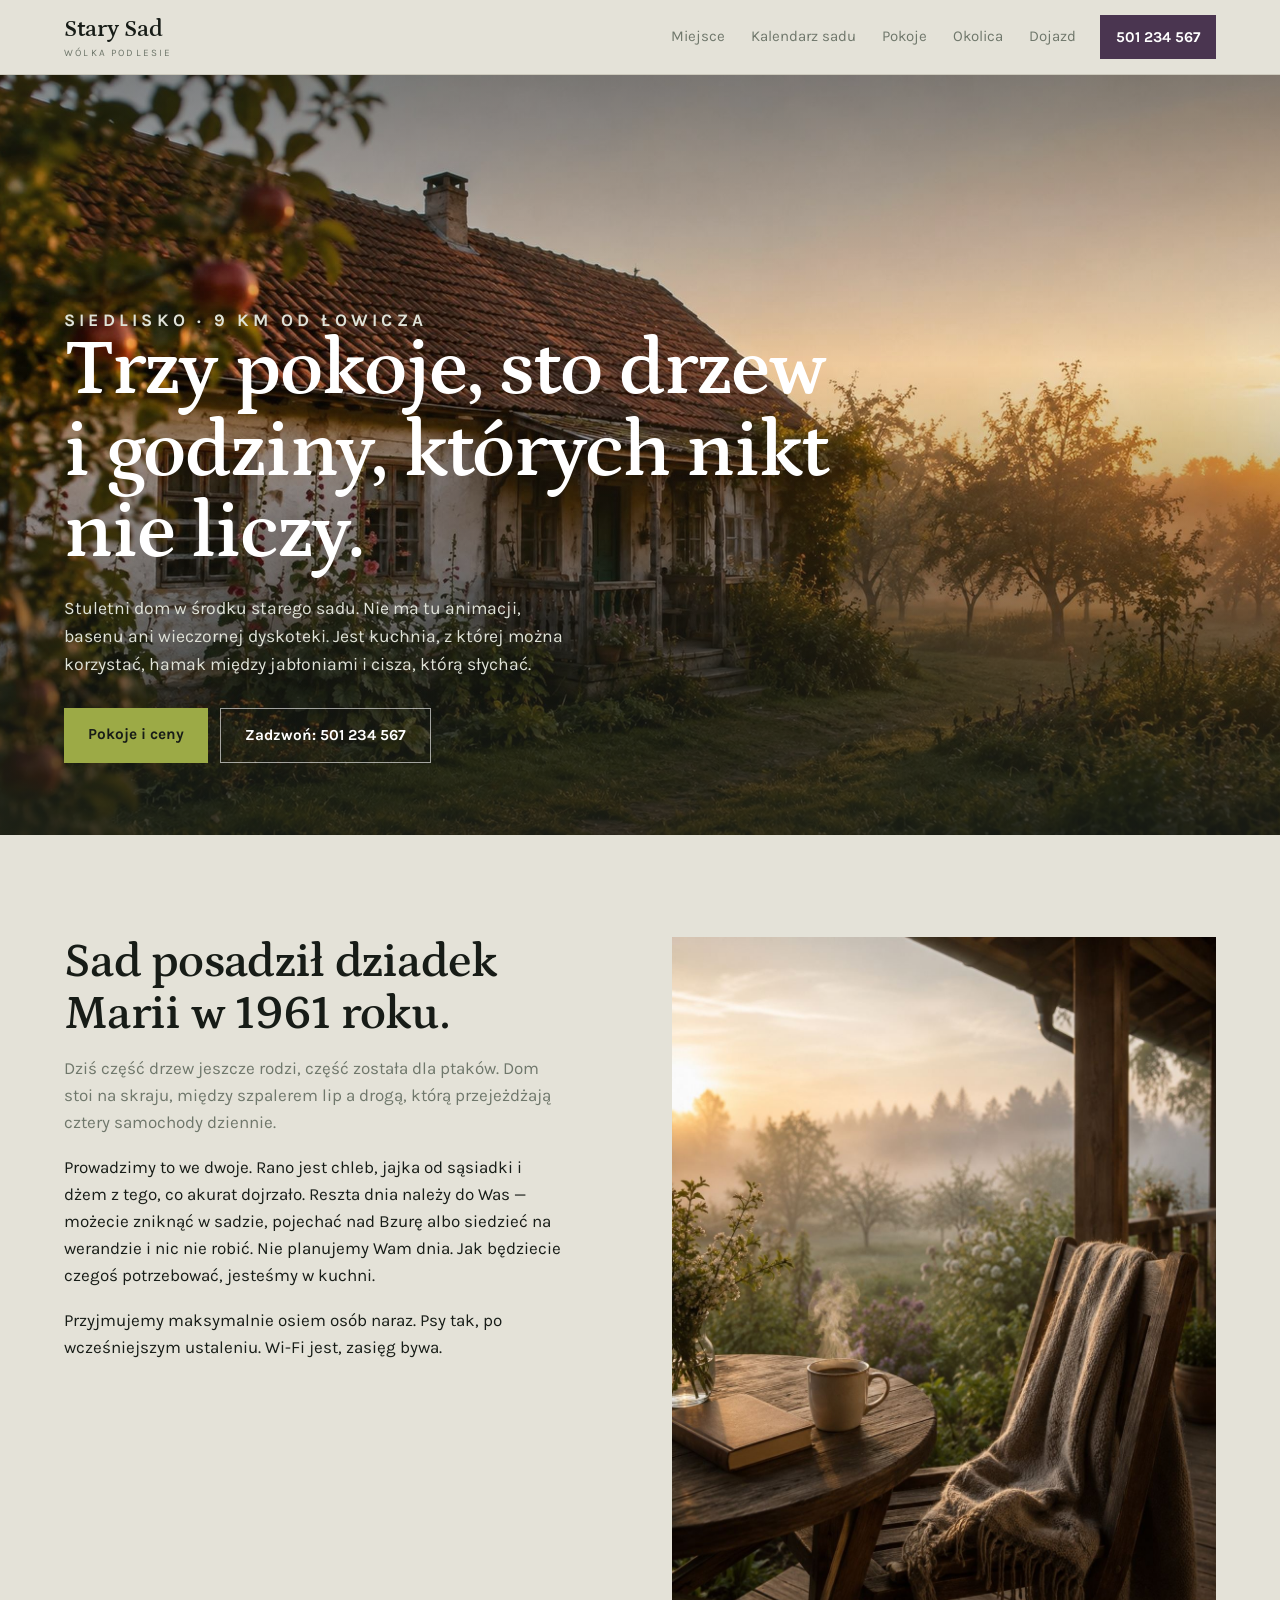
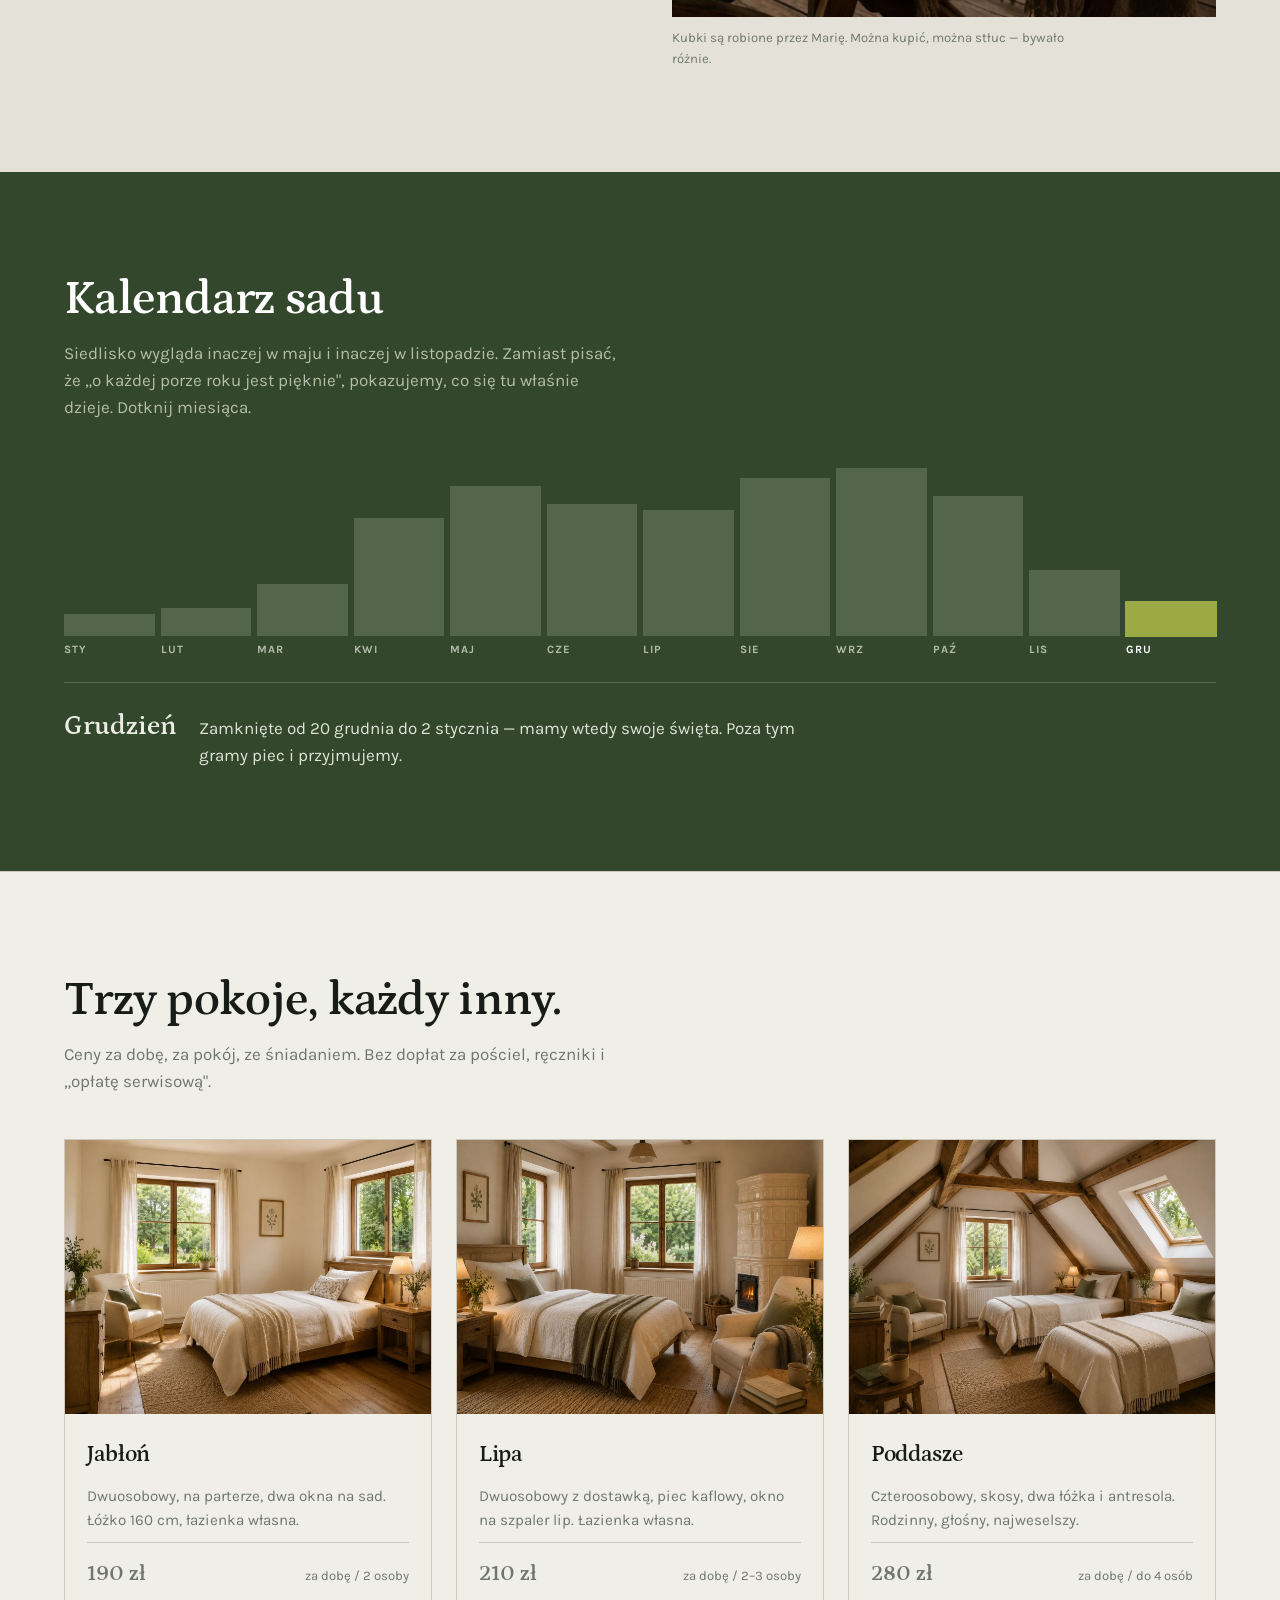
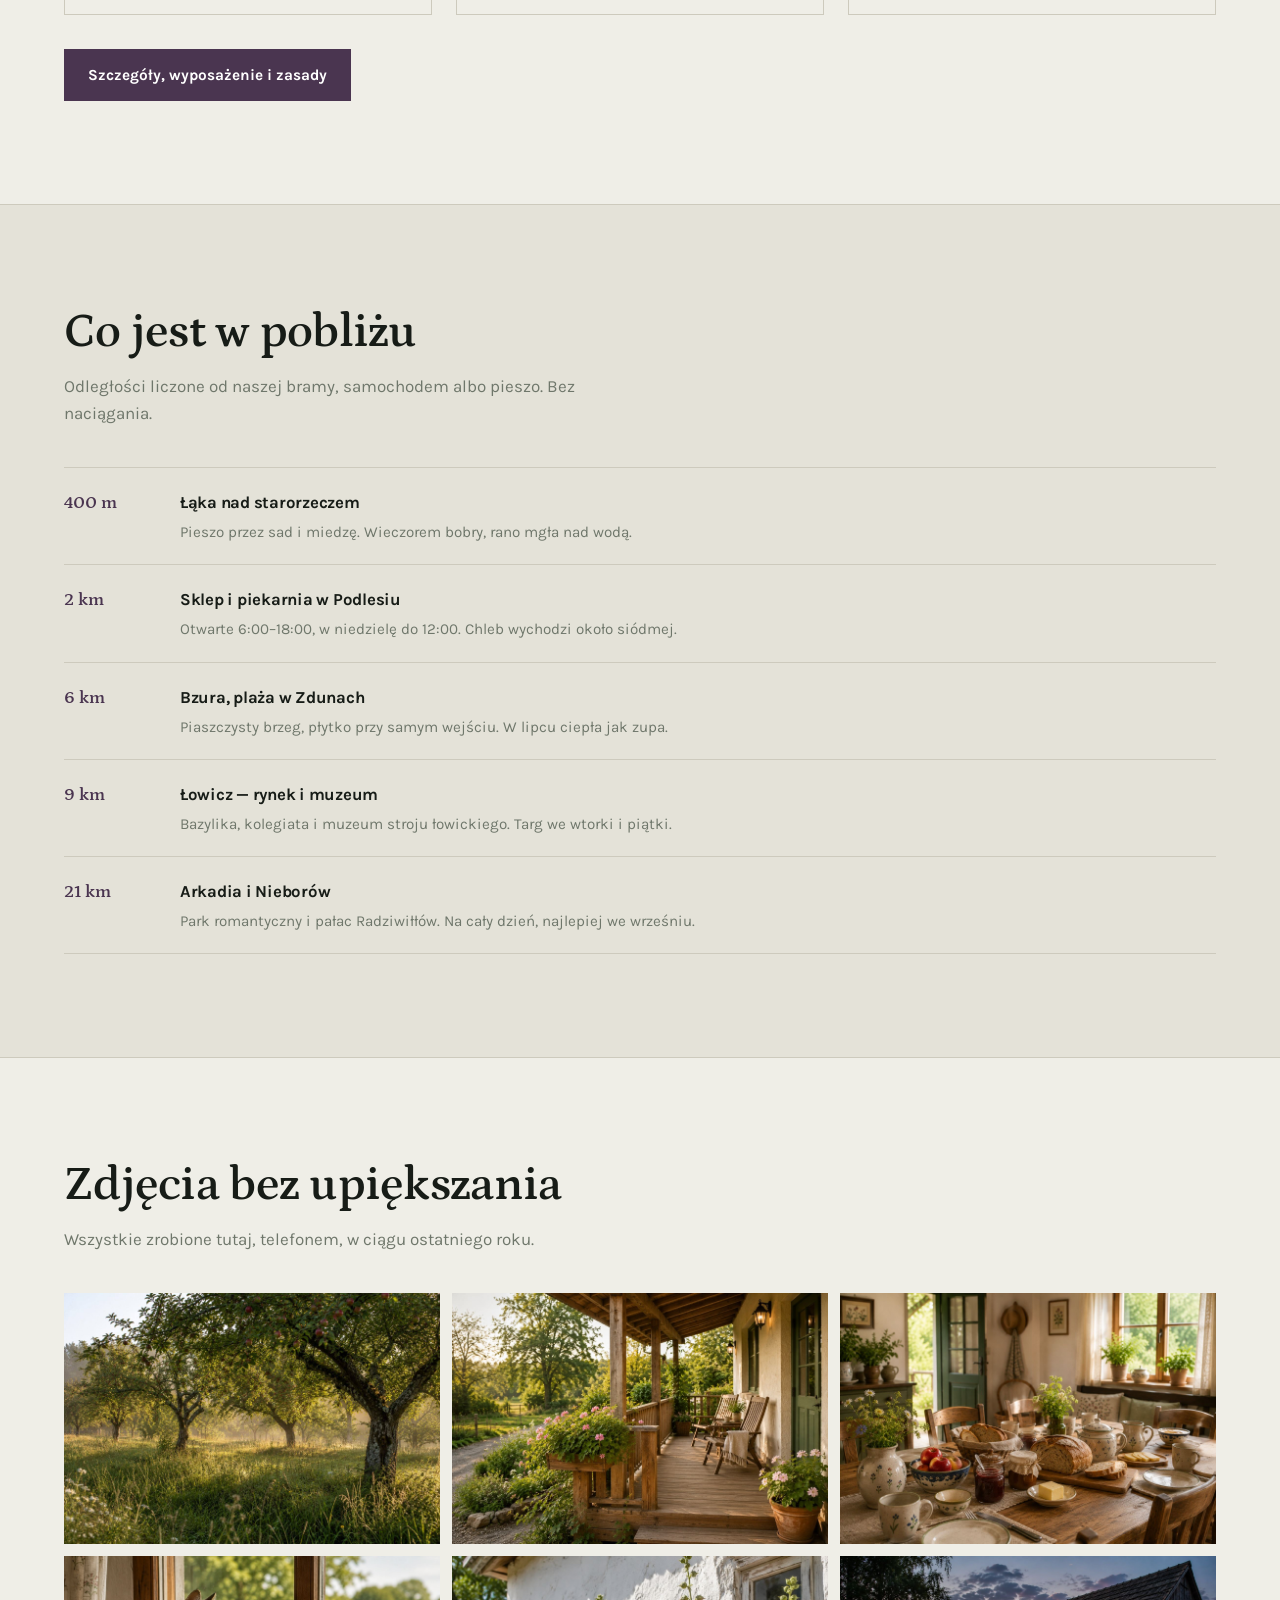
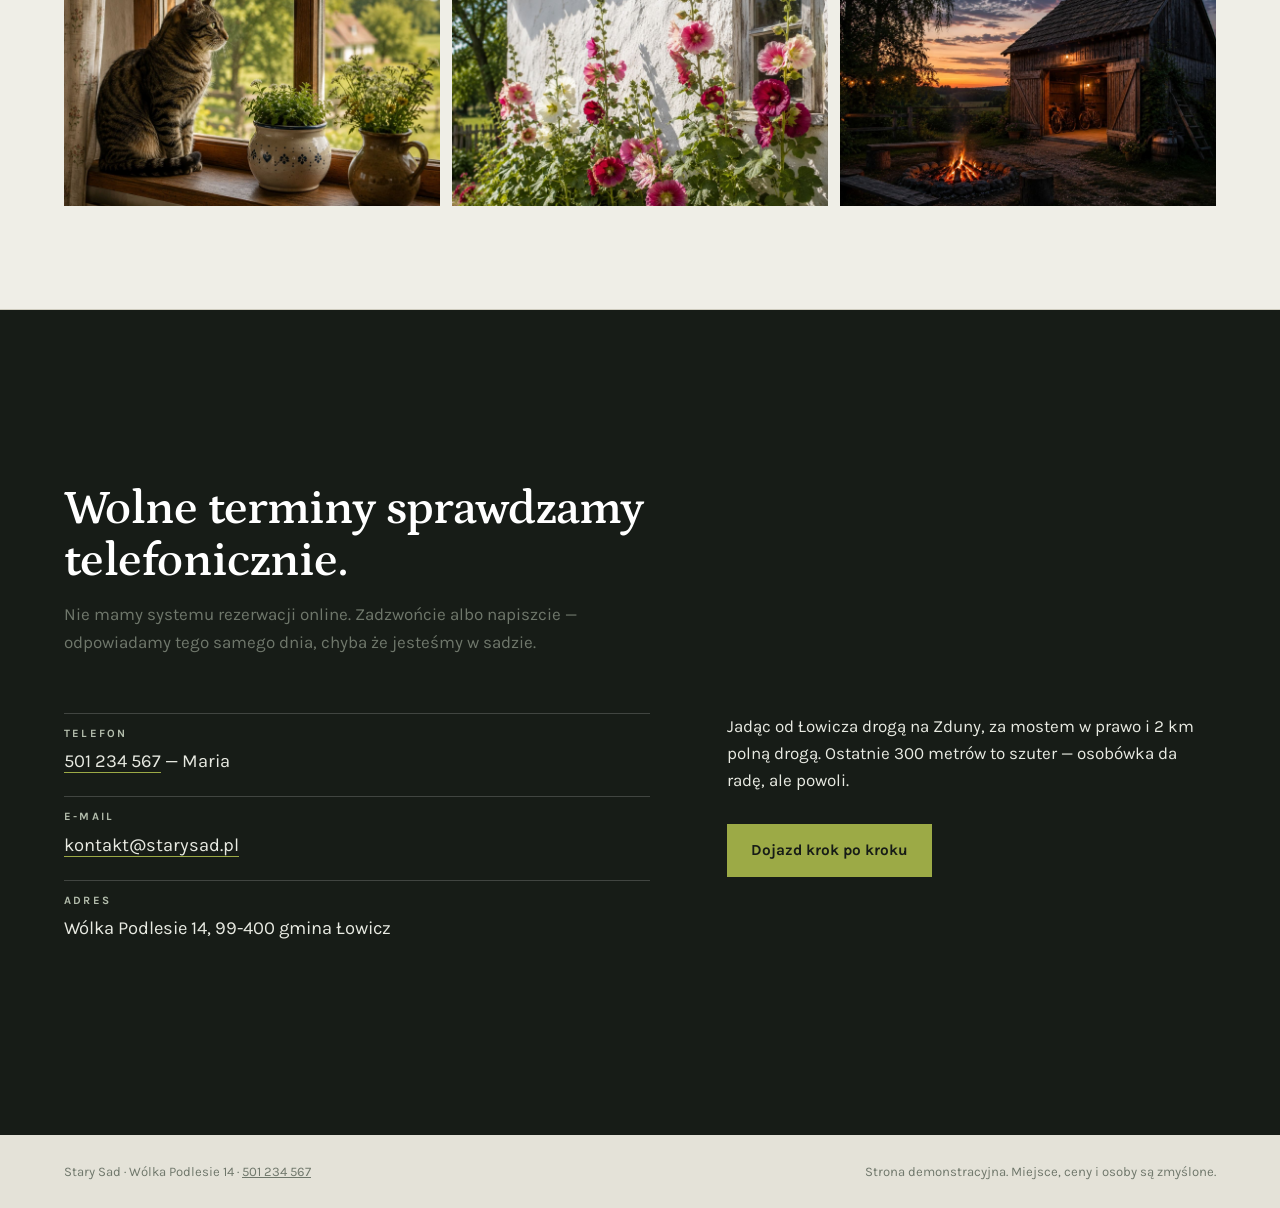
<file: index.html>
<!doctype html>
<html lang="pl">
<head>
<meta charset="utf-8">
<meta name="viewport" content="width=device-width,initial-scale=1">
<title>Stary Sad — siedlisko w starym sadzie pod Łowiczem</title>
<meta name="description" content="Trzy pokoje w stuletnim domu, sto drzew owocowych i cisza. Nocleg od 190 zł. Siedlisko Stary Sad, Wólka Podlesie koło Łowicza.">
<meta property="og:title" content="Stary Sad — siedlisko w starym sadzie">
<meta property="og:description" content="Trzy pokoje, sto drzew i godziny, których nikt nie liczy. 9 km od Łowicza.">
<meta property="og:type" content="website">
<meta property="og:image" content="https://alexgreen-art.github.io/stary-sad/img/hero-dom.jpg">
<meta property="og:image:width" content="2000">
<meta property="og:image:height" content="1125">
<meta property="og:url" content="https://alexgreen-art.github.io/stary-sad/">
<meta property="og:locale" content="pl_PL">
<link rel="icon" href="data:image/svg+xml,<svg xmlns='http://www.w3.org/2000/svg' viewBox='0 0 32 32'><rect width='32' height='32' fill='%2333472c'/><circle cx='16' cy='19' r='8' fill='%239caa46'/><path d='M16 11V5' stroke='%23e4e2d8' stroke-width='2'/></svg>">
<link rel="preconnect" href="https://fonts.googleapis.com">
<link rel="preconnect" href="https://fonts.gstatic.com" crossorigin>
<link href="https://fonts.googleapis.com/css2?family=Karla:wght@400;700&family=Petrona:wght@500;600&display=swap" rel="stylesheet">
<link rel="canonical" href="https://alexgreen-art.github.io/stary-sad/">
<link rel="stylesheet" href="styl.css?v=7">
</head>
<body>

<header class="gora">
  <div class="owijka gora-rzad">
    <a class="znak" href="index.html">Stary Sad<i>Wólka Podlesie</i></a>
    <nav class="menu">
      <a href="#miejsce">Miejsce</a>
      <a href="#kalendarz">Kalendarz sadu</a>
      <a href="pokoje.html">Pokoje</a>
      <a href="#okolica">Okolica</a>
      <a href="kontakt.html">Dojazd</a>
    </nav>
    <a class="telefon" href="tel:+48501234567">501 234 567</a>
  </div>
  <nav class="menu-tel owijka" aria-label="Menu">
    <a href="#miejsce">Miejsce</a>
    <a href="#kalendarz">Kalendarz sadu</a>
    <a href="pokoje.html">Pokoje</a>
    <a href="#okolica">Okolica</a>
    <a href="kontakt.html">Dojazd</a>
  </nav>
</header>

<main>

<section class="hero">
  <div class="ph" data-opis="zdjęcie: dom i sad wiosną">
    <img src="img/hero-dom.jpg" width="2000" height="1125" fetchpriority="high" alt="Bielona chałupa z gankiem, sad we mgle o wschodzie słońca">
  </div>
  <div class="owijka hero-tresc">
    <p class="nadpis">Siedlisko · 9 km od Łowicza</p>
    <h1>Trzy pokoje, sto drzew<br>i godziny, których nikt nie liczy.</h1>
    <p>Stuletni dom w środku starego sadu. Nie ma tu animacji, basenu ani wieczornej dyskoteki. Jest kuchnia, z której można korzystać, hamak między jabłoniami i cisza, którą słychać.</p>
    <div class="przyciski">
      <a class="btn btn-glowny" href="pokoje.html">Pokoje i ceny</a>
      <a class="btn btn-obrys" href="tel:+48501234567">Zadzwoń: 501 234 567</a>
    </div>
  </div>
</section>

<section class="blok">
  <div class="owijka para" id="miejsce">
    <div>
      <h2 class="tytul">Sad posadził dziadek Marii w 1961 roku.</h2>
      <p class="wstep">Dziś część drzew jeszcze rodzi, część została dla ptaków. Dom stoi na skraju, między szpalerem lip a drogą, którą przejeżdżają cztery samochody dziennie.</p>
      <p>Prowadzimy to we dwoje. Rano jest chleb, jajka od sąsiadki i dżem z tego, co akurat dojrzało. Reszta dnia należy do Was — możecie zniknąć w sadzie, pojechać nad Bzurę albo siedzieć na werandzie i nic nie robić. Nie planujemy Wam dnia. Jak będziecie czegoś potrzebować, jesteśmy w kuchni.</p>
      <p>Przyjmujemy maksymalnie osiem osób naraz. Psy tak, po wcześniejszym ustaleniu. Wi-Fi jest, zasięg bywa.</p>
    </div>
    <div>
      <div class="ph" data-opis="zdjęcie: weranda o poranku" style="aspect-ratio:4/5">
        <img src="img/weranda.jpg" width="1122" height="1402" loading="lazy" decoding="async" alt="Poranna kawa w ręcznie robionym kubku na tle łąki">
      </div>
      <p class="podpis">Kubki są robione przez Marię. Można kupić, można stłuc — bywało różnie.</p>
    </div>
  </div>
</section>

<section class="blok kalendarz">
  <div class="owijka" id="kalendarz">
    <h2 class="tytul">Kalendarz sadu</h2>
    <p class="wstep">Siedlisko wygląda inaczej w maju i inaczej w listopadzie. Zamiast pisać, że „o każdej porze roku jest pięknie", pokazujemy, co się tu właśnie dzieje. Dotknij miesiąca.</p>

    <div class="miesiace">
      <button class="mies" data-pelna="Styczeń" data-opis="Sad śpi, dom grzeje piec kaflowy. Najtańszy i najcichszy miesiąc w roku — przyjeżdżają głównie ci, którzy chcą coś napisać albo przespać tydzień."><span class="slupek" style="height:22px"></span><span>Sty</span></button>
      <button class="mies" data-pelna="Luty" data-opis="Cięcie drzew. Jeśli chcecie się nauczyć, jak się to robi, weźcie rękawice — sekator się znajdzie."><span class="slupek" style="height:28px"></span><span>Lut</span></button>
      <button class="mies" data-pelna="Marzec" data-opis="Przylatują szpaki, ruszają przebiśniegi pod lipami. Ziemia jeszcze grząska, kalosze obowiązkowe."><span class="slupek" style="height:52px"></span><span>Mar</span></button>
      <button class="mies" data-pelna="Kwiecień" data-opis="Kwitną czereśnie i stare grusze. Najładniejsze dziesięć dni w roku i jednocześnie najbardziej nieprzewidywalne — potrafi spaść śnieg."><span class="slupek" style="height:118px"></span><span>Kwi</span></button>
      <button class="mies" data-pelna="Maj" data-opis="Pełnia kwitnienia jabłoni, sad brzęczy tak, że słychać go z drogi. Wieczorami słowik w żywopłocie. Terminy schodzą najszybciej."><span class="slupek" style="height:150px"></span><span>Maj</span></button>
      <button class="mies" data-pelna="Czerwiec" data-opis="Truskawki i pierwsze wiśnie. Trawa po kolana, łąka za sadem pełna koniczyny. Dobry moment na przyjazd z dziećmi."><span class="slupek" style="height:132px"></span><span>Cze</span></button>
      <button class="mies" data-pelna="Lipiec" data-opis="Gorąco. Kwitną lipy przy drodze i pachną na całą wieś. Bzura jest ciepła na tyle, żeby się kąpać."><span class="slupek" style="height:126px"></span><span>Lip</span></button>
      <button class="mies" data-pelna="Sierpień" data-opis="Papierówki. Spadają szybciej, niż da się je zjeść — zabierajcie do domu, ile chcecie. Wieczory jeszcze długie, noce już chłodne."><span class="slupek" style="height:158px"></span><span>Sie</span></button>
      <button class="mies" data-pelna="Wrzesień" data-opis="Zbiór właściwy: antonówki, szara reneta, papierówka późna. Można pomóc, można patrzeć. Nawłoć na miedzy robi się złota."><span class="slupek" style="height:168px"></span><span>Wrz</span></button>
      <button class="mies" data-pelna="Październik" data-opis="Prasa do soku pracuje codziennie. Sad czerwienieje, mgły do południa. Najlepszy miesiąc na zdjęcia i na spanie po dwanaście godzin."><span class="slupek" style="height:140px"></span><span>Paź</span></button>
      <button class="mies" data-pelna="Listopad" data-opis="Ostatnie jabłka na drzewach zostają dla kwiczołów. Grabienie liści, ognisko, wcześnie robi się ciemno."><span class="slupek" style="height:66px"></span><span>Lis</span></button>
      <button class="mies" data-pelna="Grudzień" data-opis="Zamknięte od 20 grudnia do 2 stycznia — mamy wtedy swoje święta. Poza tym gramy piec i przyjmujemy."><span class="slupek" style="height:34px"></span><span>Gru</span></button>
    </div>

    <div class="opis-miesiaca">
      <b>Maj</b>
      <p>Pełnia kwitnienia jabłoni, sad brzęczy tak, że słychać go z drogi.</p>
    </div>
  </div>
</section>

<section class="blok blok-len">
  <div class="owijka" id="pokoje">
    <h2 class="tytul">Trzy pokoje, każdy inny.</h2>
    <p class="wstep">Ceny za dobę, za pokój, ze śniadaniem. Bez dopłat za pościel, ręczniki i „opłatę serwisową".</p>

    <div class="pokoje">
      <article class="pokoj">
        <div class="ph" data-opis="zdjęcie: pokój Jabłoń">
          <img src="img/pokoj-jablon.jpg" width="1448" height="1086" loading="lazy" decoding="async" alt="Pokój Jabłoń z widokiem na sad">
        </div>
        <div class="pokoj-tresc">
          <h3>Jabłoń</h3>
          <p>Dwuosobowy, na parterze, dwa okna na sad. Łóżko 160 cm, łazienka własna.</p>
          <p class="cena"><b>190 zł</b><small>za dobę / 2 osoby</small></p>
        </div>
      </article>

      <article class="pokoj">
        <div class="ph" data-opis="zdjęcie: pokój Lipa">
          <img src="img/pokoj-lipa.jpg" width="1448" height="1086" loading="lazy" decoding="async" alt="Pokój Lipa z widokiem na szpaler lip">
        </div>
        <div class="pokoj-tresc">
          <h3>Lipa</h3>
          <p>Dwuosobowy z dostawką, piec kaflowy, okno na szpaler lip. Łazienka własna.</p>
          <p class="cena"><b>210 zł</b><small>za dobę / 2–3 osoby</small></p>
        </div>
      </article>

      <article class="pokoj">
        <div class="ph" data-opis="zdjęcie: poddasze">
          <img src="img/pokoj-poddasze.jpg" width="1448" height="1086" loading="lazy" decoding="async" alt="Pokój na poddaszu ze skosami">
        </div>
        <div class="pokoj-tresc">
          <h3>Poddasze</h3>
          <p>Czteroosobowy, skosy, dwa łóżka i antresola. Rodzinny, głośny, najweselszy.</p>
          <p class="cena"><b>280 zł</b><small>za dobę / do 4 osób</small></p>
        </div>
      </article>
    </div>

    <div class="przyciski" style="margin-top:34px">
      <a class="btn btn-ciemny" href="pokoje.html">Szczegóły, wyposażenie i zasady</a>
    </div>
  </div>
</section>

<section class="blok">
  <div class="owijka" id="okolica">
    <h2 class="tytul">Co jest w pobliżu</h2>
    <p class="wstep">Odległości liczone od naszej bramy, samochodem albo pieszo. Bez naciągania.</p>

    <div class="okolica">
      <div class="pozycja">
        <span class="dystans">400 m</span>
        <div><h3>Łąka nad starorzeczem</h3><p>Pieszo przez sad i miedzę. Wieczorem bobry, rano mgła nad wodą.</p></div>
      </div>
      <div class="pozycja">
        <span class="dystans">2 km</span>
        <div><h3>Sklep i piekarnia w Podlesiu</h3><p>Otwarte 6:00–18:00, w niedzielę do 12:00. Chleb wychodzi około siódmej.</p></div>
      </div>
      <div class="pozycja">
        <span class="dystans">6 km</span>
        <div><h3>Bzura, plaża w Zdunach</h3><p>Piaszczysty brzeg, płytko przy samym wejściu. W lipcu ciepła jak zupa.</p></div>
      </div>
      <div class="pozycja">
        <span class="dystans">9 km</span>
        <div><h3>Łowicz — rynek i muzeum</h3><p>Bazylika, kolegiata i muzeum stroju łowickiego. Targ we wtorki i piątki.</p></div>
      </div>
      <div class="pozycja">
        <span class="dystans">21 km</span>
        <div><h3>Arkadia i Nieborów</h3><p>Park romantyczny i pałac Radziwiłłów. Na cały dzień, najlepiej we wrześniu.</p></div>
      </div>
    </div>
  </div>
</section>

<section class="blok blok-len">
  <div class="owijka">
    <h2 class="tytul">Zdjęcia bez upiększania</h2>
    <p class="wstep">Wszystkie zrobione tutaj, telefonem, w ciągu ostatniego roku.</p>
    <div class="galeria">
      <div class="ph" data-opis="galeria 1: sad"><img src="img/galeria-sad.jpg" width="1536" height="1024" loading="lazy" decoding="async" alt="Stare jabłonie w sadzie"></div>
      <div class="ph" data-opis="galeria 2: ganek"><img src="img/galeria-ganek.jpg" width="1535" height="1024" loading="lazy" decoding="async" alt="Ganek z drewnianymi krzesłami"></div>
      <div class="ph" data-opis="galeria 3: śniadanie"><img src="img/galeria-sniadanie.jpg" width="1536" height="1024" loading="lazy" decoding="async" alt="Śniadanie na wspólnym stole"></div>
      <div class="ph" data-opis="galeria 4: kot"><img src="img/galeria-kot.jpg" width="1535" height="1024" loading="lazy" decoding="async" alt="Kot na parapecie"></div>
      <div class="ph" data-opis="galeria 5: kwiaty"><img src="img/galeria-kwiaty.jpg" width="1535" height="1024" loading="lazy" decoding="async" alt="Kwiaty przy ścianie domu"></div>
      <div class="ph" data-opis="galeria 6: stodoła"><img src="img/galeria-stodola.jpg" width="1535" height="1024" loading="lazy" decoding="async" alt="Stodoła i ognisko o zmierzchu"></div>
    </div>
  </div>
</section>

<section class="blok kontakt">
  <div class="owijka" id="kontakt">
    <h2 class="tytul">Wolne terminy sprawdzamy telefonicznie.</h2>
    <p class="wstep">Nie mamy systemu rezerwacji online. Zadzwońcie albo napiszcie — odpowiadamy tego samego dnia, chyba że jesteśmy w sadzie.</p>

    <div class="kontakt-siatka">
      <dl class="dane">
        <div>
          <dt>Telefon</dt>
          <dd><a href="tel:+48501234567">501 234 567</a> — Maria</dd>
        </div>
        <div>
          <dt>E-mail</dt>
          <dd><a href="mailto:kontakt@starysad.pl">kontakt@starysad.pl</a></dd>
        </div>
        <div>
          <dt>Adres</dt>
          <dd>Wólka Podlesie 14, 99-400 gmina Łowicz</dd>
        </div>
      </dl>
      <div>
        <p>Jadąc od Łowicza drogą na Zduny, za mostem w prawo i 2 km polną drogą. Ostatnie 300 metrów to szuter — osobówka da radę, ale powoli.</p>
        <div class="przyciski">
          <a class="btn btn-glowny" href="kontakt.html">Dojazd krok po kroku</a>
        </div>
      </div>
    </div>
  </div>
</section>

</main>

<footer class="owijka stopka">
  <span>Stary Sad · Wólka Podlesie 14 · <a href="tel:+48501234567">501 234 567</a></span>
  <span>Strona demonstracyjna. Miejsce, ceny i osoby są zmyślone.</span>
</footer>

<script src="skrypt.js"></script>
</body>
</html>
</file>
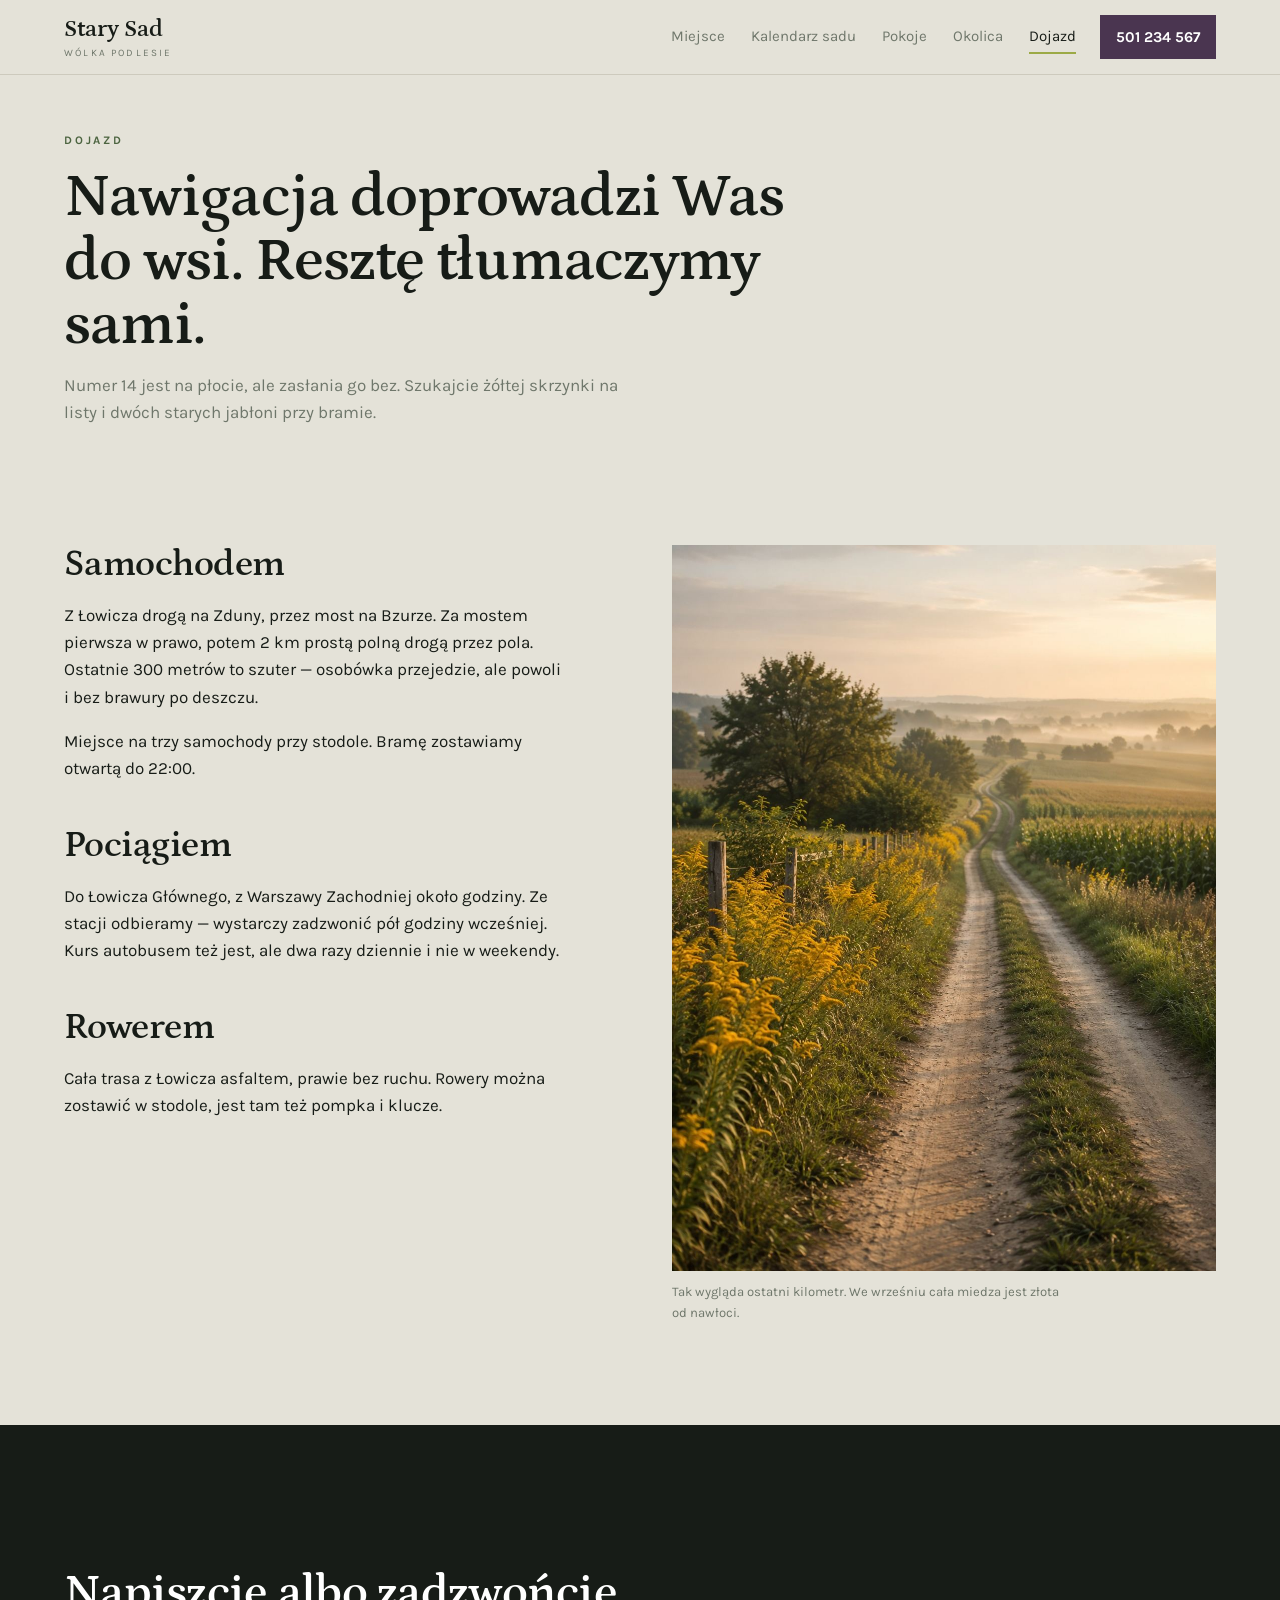
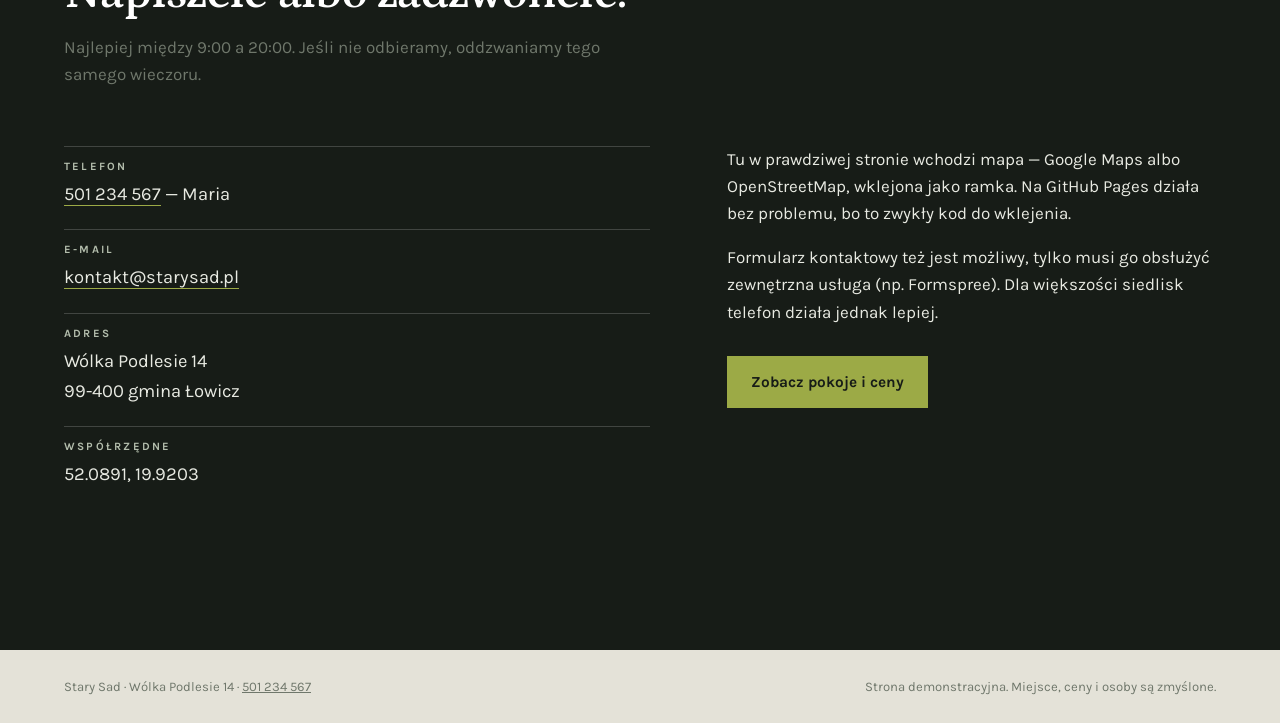
<file: kontakt.html>
<!doctype html>
<html lang="pl">
<head>
<meta charset="utf-8">
<meta name="viewport" content="width=device-width,initial-scale=1">
<title>Dojazd i kontakt — Stary Sad</title>
<meta name="description" content="Jak dojechać do siedliska Stary Sad w Wólce Podlesie: samochodem, pociągiem do Łowicza, rowerem. Telefon 501 234 567.">
<meta property="og:title" content="Dojazd i kontakt — Stary Sad">
<meta property="og:description" content="9 km od Łowicza. Ostatnie 300 metrów to szuter.">
<meta property="og:image" content="https://alexgreen-art.github.io/stary-sad/img/hero-dom.jpg">
<meta property="og:image:width" content="2000">
<meta property="og:image:height" content="1125">
<meta property="og:type" content="website">
<meta property="og:locale" content="pl_PL">
<meta property="og:url" content="https://alexgreen-art.github.io/stary-sad/kontakt.html">
<link rel="icon" href="data:image/svg+xml,<svg xmlns='http://www.w3.org/2000/svg' viewBox='0 0 32 32'><rect width='32' height='32' fill='%2333472c'/><circle cx='16' cy='19' r='8' fill='%239caa46'/><path d='M16 11V5' stroke='%23e4e2d8' stroke-width='2'/></svg>">
<link rel="preconnect" href="https://fonts.googleapis.com">
<link rel="preconnect" href="https://fonts.gstatic.com" crossorigin>
<link href="https://fonts.googleapis.com/css2?family=Karla:wght@400;700&family=Petrona:wght@500;600&display=swap" rel="stylesheet">
<link rel="canonical" href="https://alexgreen-art.github.io/stary-sad/kontakt.html">
<link rel="stylesheet" href="styl.css?v=7">
</head>
<body>

<header class="gora">
  <div class="owijka gora-rzad">
    <a class="znak" href="index.html">Stary Sad<i>Wólka Podlesie</i></a>
    <nav class="menu">
      <a href="index.html#miejsce">Miejsce</a>
      <a href="index.html#kalendarz">Kalendarz sadu</a>
      <a href="pokoje.html">Pokoje</a>
      <a href="index.html#okolica">Okolica</a>
      <a href="kontakt.html" aria-current="page">Dojazd</a>
    </nav>
    <a class="telefon" href="tel:+48501234567">501 234 567</a>
  </div>
  <nav class="menu-tel owijka" aria-label="Menu">
    <a href="index.html#miejsce">Miejsce</a>
    <a href="index.html#kalendarz">Kalendarz sadu</a>
    <a href="pokoje.html">Pokoje</a>
    <a href="index.html#okolica">Okolica</a>
    <a href="kontakt.html" aria-current="page">Dojazd</a>
  </nav>
</header>

<main>

<section class="owijka naglowek-strony">
  <p class="nadpis" style="color:var(--sad-jasny)">Dojazd</p>
  <h1>Nawigacja doprowadzi Was do wsi. Resztę tłumaczymy sami.</h1>
  <p class="wstep">Numer 14 jest na płocie, ale zasłania go bez. Szukajcie żółtej skrzynki na listy i dwóch starych jabłoni przy bramie.</p>
</section>

<section class="blok">
  <div class="owijka para">
    <div>
      <h2 class="tytul" style="font-size:clamp(1.6rem,3vw,2.3rem)">Samochodem</h2>
      <p>Z Łowicza drogą na Zduny, przez most na Bzurze. Za mostem pierwsza w prawo, potem 2 km prostą polną drogą przez pola. Ostatnie 300 metrów to szuter — osobówka przejedzie, ale powoli i bez brawury po deszczu.</p>
      <p>Miejsce na trzy samochody przy stodole. Bramę zostawiamy otwartą do 22:00.</p>

      <h2 class="tytul" style="font-size:clamp(1.6rem,3vw,2.3rem);margin-top:44px">Pociągiem</h2>
      <p>Do Łowicza Głównego, z Warszawy Zachodniej około godziny. Ze stacji odbieramy — wystarczy zadzwonić pół godziny wcześniej. Kurs autobusem też jest, ale dwa razy dziennie i nie w weekendy.</p>

      <h2 class="tytul" style="font-size:clamp(1.6rem,3vw,2.3rem);margin-top:44px">Rowerem</h2>
      <p>Cała trasa z Łowicza asfaltem, prawie bez ruchu. Rowery można zostawić w stodole, jest tam też pompka i klucze.</p>
    </div>

    <div>
      <div class="ph" data-opis="zdjęcie: droga do siedliska" style="aspect-ratio:3/4">
        <img src="img/droga.jpg" width="1086" height="1448" loading="lazy" decoding="async" alt="Polna droga prowadząca do siedliska">
      </div>
      <p class="podpis">Tak wygląda ostatni kilometr. We wrześniu cała miedza jest złota od nawłoci.</p>
    </div>
  </div>
</section>

<section class="blok kontakt">
  <div class="owijka">
    <h2 class="tytul">Napiszcie albo zadzwońcie.</h2>
    <p class="wstep">Najlepiej między 9:00 a 20:00. Jeśli nie odbieramy, oddzwaniamy tego samego wieczoru.</p>

    <div class="kontakt-siatka">
      <dl class="dane">
        <div>
          <dt>Telefon</dt>
          <dd><a href="tel:+48501234567">501 234 567</a> — Maria</dd>
        </div>
        <div>
          <dt>E-mail</dt>
          <dd><a href="mailto:kontakt@starysad.pl">kontakt@starysad.pl</a></dd>
        </div>
        <div>
          <dt>Adres</dt>
          <dd>Wólka Podlesie 14<br>99-400 gmina Łowicz</dd>
        </div>
        <div>
          <dt>Współrzędne</dt>
          <dd>52.0891, 19.9203</dd>
        </div>
      </dl>

      <div>
        <p>Tu w prawdziwej stronie wchodzi mapa — Google Maps albo OpenStreetMap, wklejona jako ramka. Na GitHub Pages działa bez problemu, bo to zwykły kod do wklejenia.</p>
        <p>Formularz kontaktowy też jest możliwy, tylko musi go obsłużyć zewnętrzna usługa (np. Formspree). Dla większości siedlisk telefon działa jednak lepiej.</p>
        <div class="przyciski">
          <a class="btn btn-glowny" href="pokoje.html">Zobacz pokoje i ceny</a>
        </div>
      </div>
    </div>
  </div>
</section>

</main>

<footer class="owijka stopka">
  <span>Stary Sad · Wólka Podlesie 14 · <a href="tel:+48501234567">501 234 567</a></span>
  <span>Strona demonstracyjna. Miejsce, ceny i osoby są zmyślone.</span>
</footer>

<script src="skrypt.js"></script>
</body>
</html>
</file>
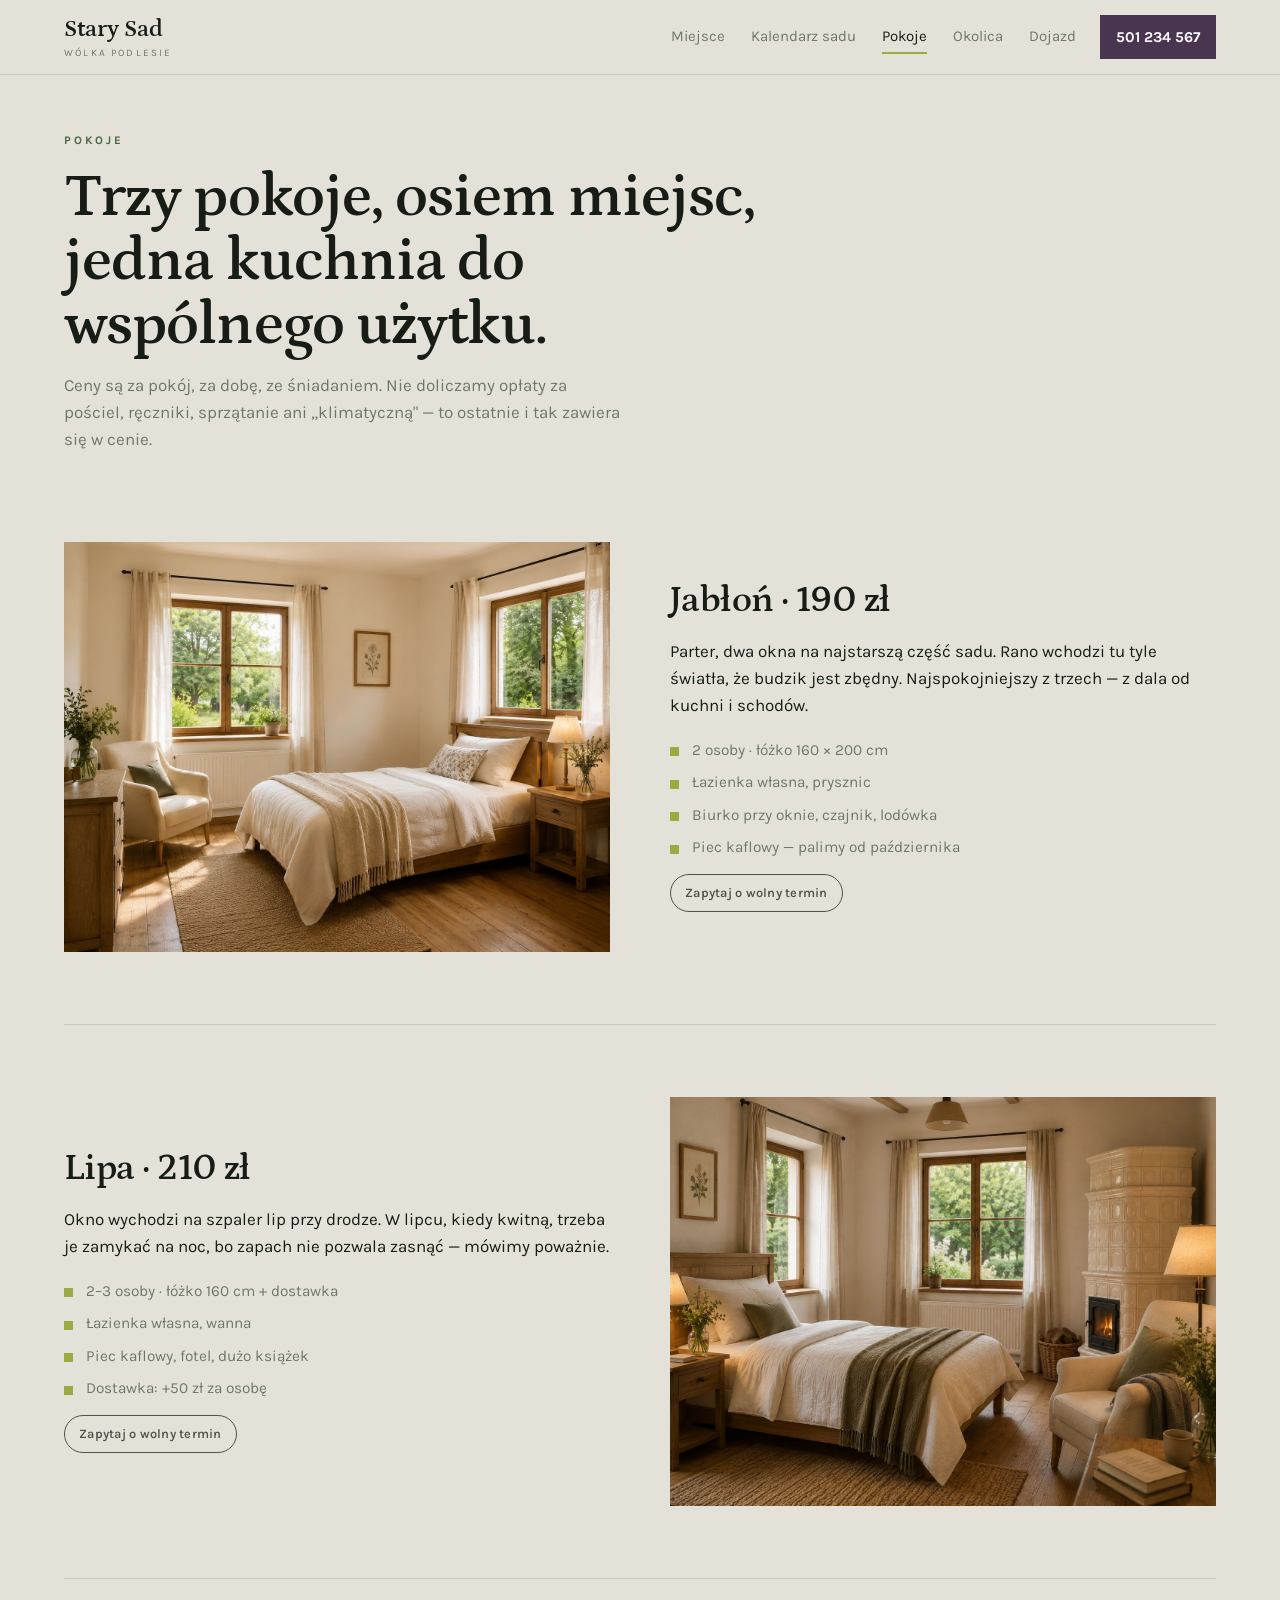
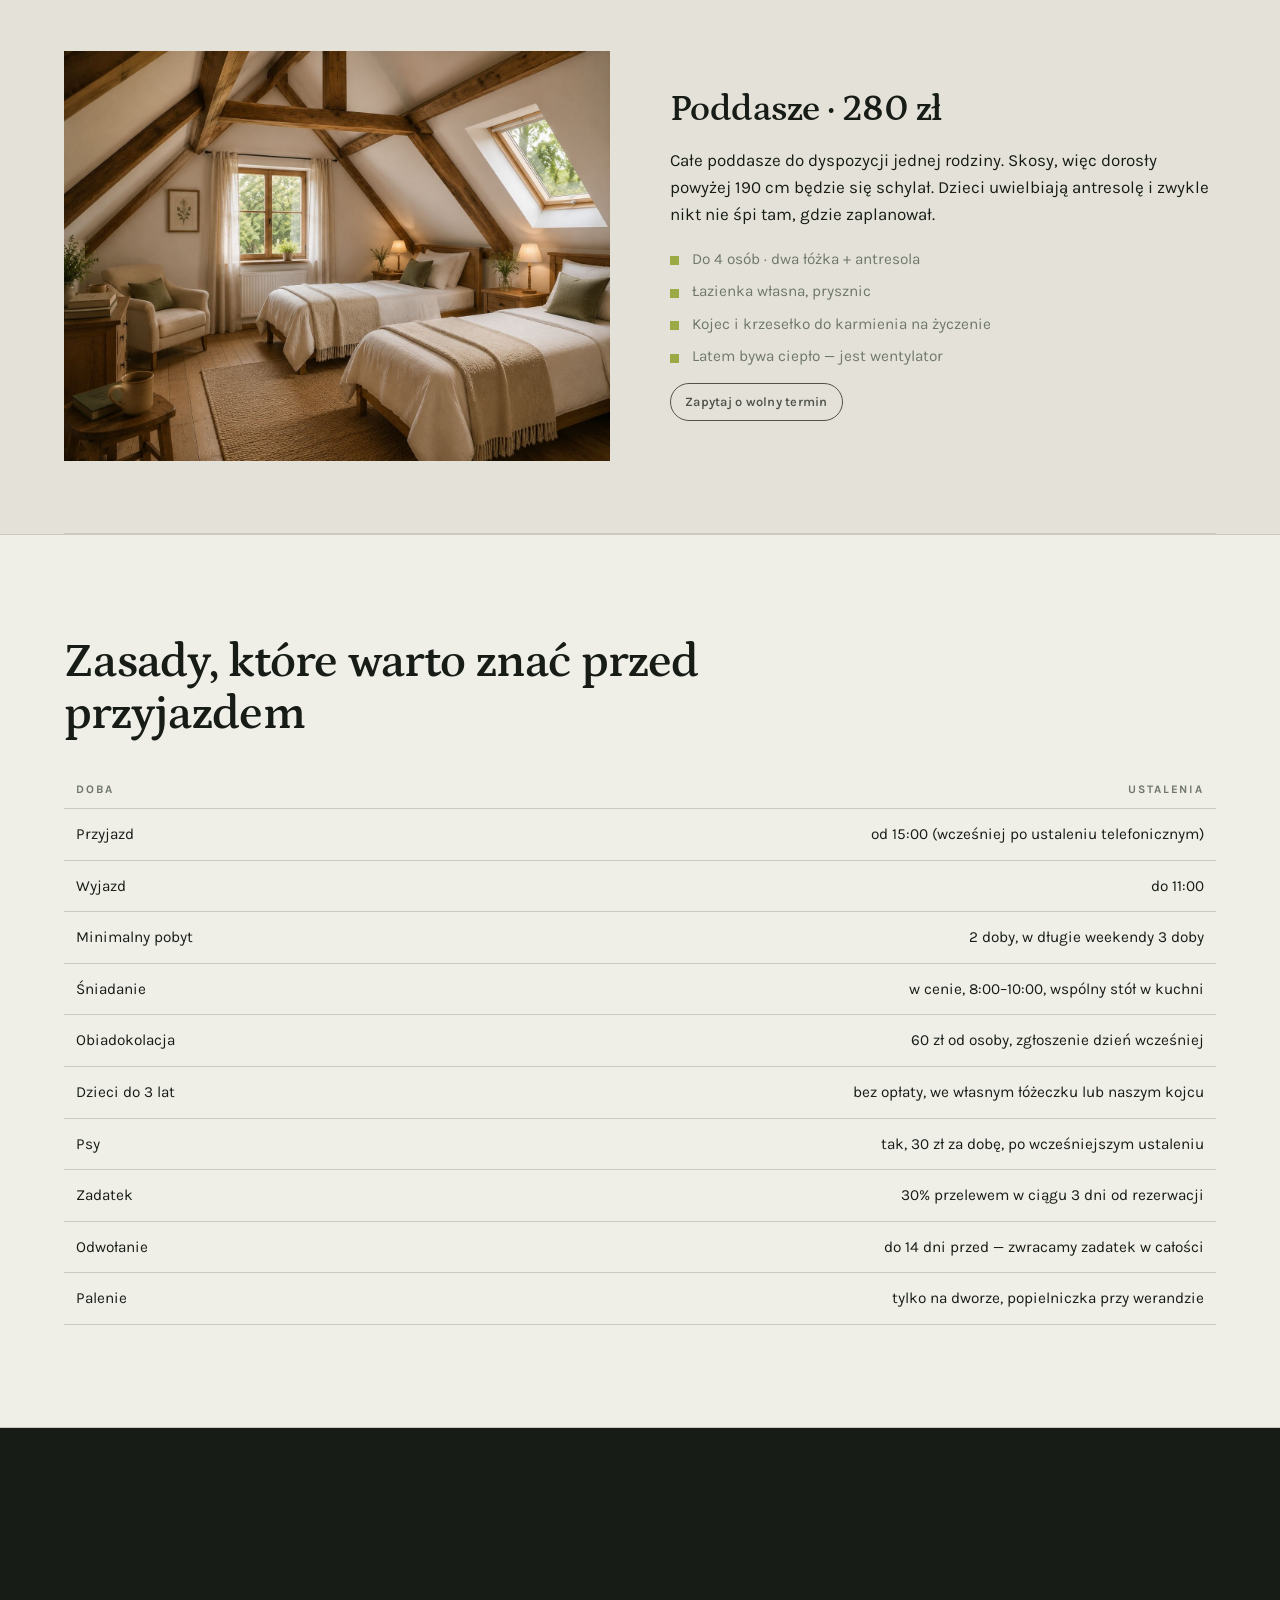
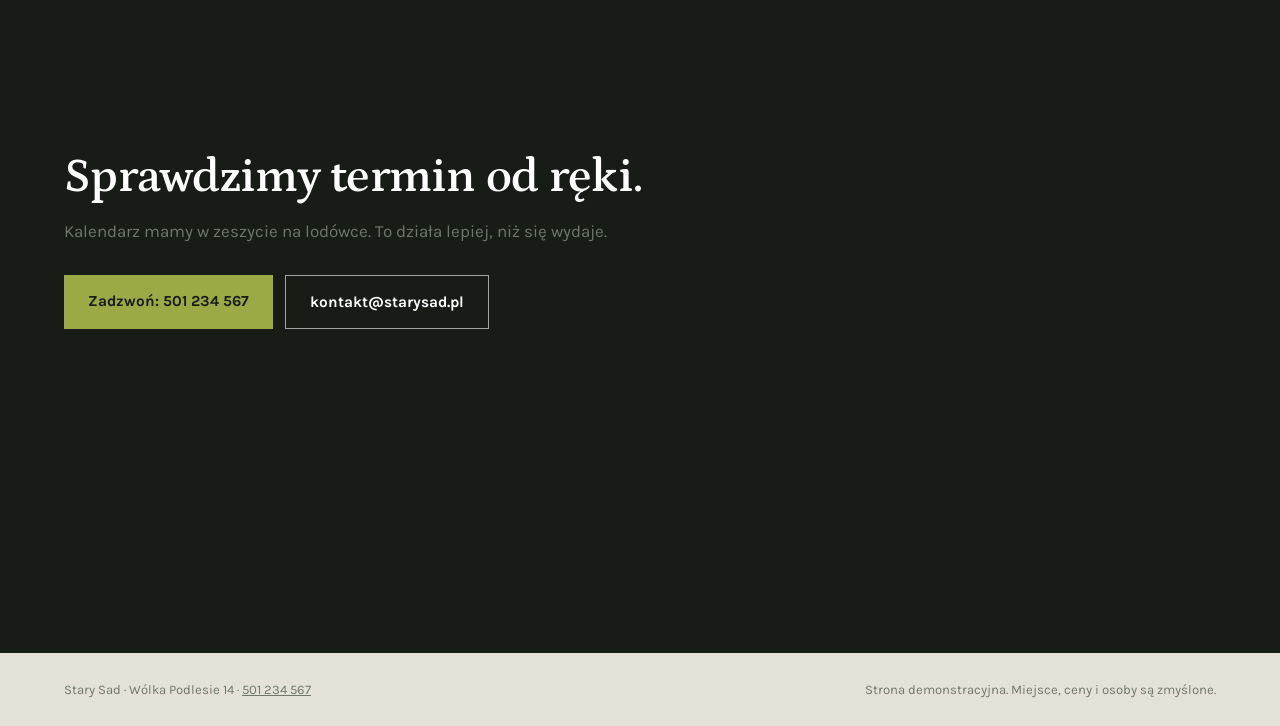
<file: pokoje.html>
<!doctype html>
<html lang="pl">
<head>
<meta charset="utf-8">
<meta name="viewport" content="width=device-width,initial-scale=1">
<title>Pokoje i ceny — Stary Sad</title>
<meta name="description" content="Trzy pokoje w siedlisku Stary Sad: Jabłoń, Lipa i Poddasze. Ceny od 190 zł za dobę ze śniadaniem.">
<meta property="og:title" content="Pokoje i ceny — Stary Sad">
<meta property="og:description" content="Trzy pokoje od 190 zł za dobę, ze śniadaniem, bez dopłat.">
<meta property="og:image" content="https://alexgreen-art.github.io/stary-sad/img/hero-dom.jpg">
<meta property="og:image:width" content="2000">
<meta property="og:image:height" content="1125">
<meta property="og:type" content="website">
<meta property="og:locale" content="pl_PL">
<meta property="og:url" content="https://alexgreen-art.github.io/stary-sad/pokoje.html">
<link rel="icon" href="data:image/svg+xml,<svg xmlns='http://www.w3.org/2000/svg' viewBox='0 0 32 32'><rect width='32' height='32' fill='%2333472c'/><circle cx='16' cy='19' r='8' fill='%239caa46'/><path d='M16 11V5' stroke='%23e4e2d8' stroke-width='2'/></svg>">
<link rel="preconnect" href="https://fonts.googleapis.com">
<link rel="preconnect" href="https://fonts.gstatic.com" crossorigin>
<link href="https://fonts.googleapis.com/css2?family=Karla:wght@400;700&family=Petrona:wght@500;600&display=swap" rel="stylesheet">
<link rel="canonical" href="https://alexgreen-art.github.io/stary-sad/pokoje.html">
<link rel="stylesheet" href="styl.css?v=8">
</head>
<body>

<header class="gora">
  <div class="owijka gora-rzad">
    <a class="znak" href="index.html">Stary Sad<i>Wólka Podlesie</i></a>
    <nav class="menu">
      <a href="index.html#miejsce">Miejsce</a>
      <a href="index.html#kalendarz">Kalendarz sadu</a>
      <a href="pokoje.html" aria-current="page">Pokoje</a>
      <a href="index.html#okolica">Okolica</a>
      <a href="kontakt.html">Dojazd</a>
    </nav>
    <a class="telefon" href="tel:+48501234567">501 234 567</a>
  </div>
  <nav class="menu-tel owijka" aria-label="Menu">
    <a href="index.html#miejsce">Miejsce</a>
    <a href="index.html#kalendarz">Kalendarz sadu</a>
    <a href="pokoje.html" aria-current="page">Pokoje</a>
    <a href="index.html#okolica">Okolica</a>
    <a href="kontakt.html">Dojazd</a>
  </nav>
</header>

<main>

<section class="owijka naglowek-strony">
  <p class="nadpis" style="color:var(--sad-jasny)">Pokoje</p>
  <h1>Trzy pokoje, osiem miejsc, jedna kuchnia do wspólnego użytku.</h1>
  <p class="wstep">Ceny są za pokój, za dobę, ze śniadaniem. Nie doliczamy opłaty za pościel, ręczniki, sprzątanie ani „klimatyczną" — to ostatnie i tak zawiera się w cenie.</p>
</section>

<section class="owijka">

  <article class="pokoj-duzy">
    <div class="ph" data-opis="zdjęcie: pokój Jabłoń">
      <img src="img/pokoj-jablon.jpg" width="1448" height="1086" loading="lazy" decoding="async" alt="Pokój Jabłoń — łóżko i dwa okna na sad">
    </div>
    <div>
      <h2 class="tytul" style="font-size:clamp(1.6rem,3vw,2.3rem)">Jabłoń · 190 zł</h2>
      <p>Parter, dwa okna na najstarszą część sadu. Rano wchodzi tu tyle światła, że budzik jest zbędny. Najspokojniejszy z trzech — z dala od kuchni i schodów.</p>
      <ul class="lista">
        <li>2 osoby · łóżko 160 × 200 cm</li>
        <li>Łazienka własna, prysznic</li>
        <li>Biurko przy oknie, czajnik, lodówka</li>
        <li>Piec kaflowy — palimy od października</li>
      </ul>
    <a class="akcja" href="mailto:kontakt@starysad.pl?subject=Rezerwacja%20%E2%80%94%20pok%C3%B3j%20Jab%C5%82o%C5%84">Zapytaj o wolny termin</a>
    </div>
  </article>

  <article class="pokoj-duzy">
    <div class="ph" data-opis="zdjęcie: pokój Lipa">
      <img src="img/pokoj-lipa.jpg" width="1448" height="1086" loading="lazy" decoding="async" alt="Pokój Lipa z piecem kaflowym">
    </div>
    <div>
      <h2 class="tytul" style="font-size:clamp(1.6rem,3vw,2.3rem)">Lipa · 210 zł</h2>
      <p>Okno wychodzi na szpaler lip przy drodze. W lipcu, kiedy kwitną, trzeba je zamykać na noc, bo zapach nie pozwala zasnąć — mówimy poważnie.</p>
      <ul class="lista">
        <li>2–3 osoby · łóżko 160 cm + dostawka</li>
        <li>Łazienka własna, wanna</li>
        <li>Piec kaflowy, fotel, dużo książek</li>
        <li>Dostawka: +50 zł za osobę</li>
      </ul>
    <a class="akcja" href="mailto:kontakt@starysad.pl?subject=Rezerwacja%20%E2%80%94%20pok%C3%B3j%20Lipa">Zapytaj o wolny termin</a>
    </div>
  </article>

  <article class="pokoj-duzy">
    <div class="ph" data-opis="zdjęcie: poddasze">
      <img src="img/pokoj-poddasze.jpg" width="1448" height="1086" loading="lazy" decoding="async" alt="Poddasze ze skosami i antresolą">
    </div>
    <div>
      <h2 class="tytul" style="font-size:clamp(1.6rem,3vw,2.3rem)">Poddasze · 280 zł</h2>
      <p>Całe poddasze do dyspozycji jednej rodziny. Skosy, więc dorosły powyżej 190 cm będzie się schylał. Dzieci uwielbiają antresolę i zwykle nikt nie śpi tam, gdzie zaplanował.</p>
      <ul class="lista">
        <li>Do 4 osób · dwa łóżka + antresola</li>
        <li>Łazienka własna, prysznic</li>
        <li>Kojec i krzesełko do karmienia na życzenie</li>
        <li>Latem bywa ciepło — jest wentylator</li>
      </ul>
    <a class="akcja" href="mailto:kontakt@starysad.pl?subject=Rezerwacja%20%E2%80%94%20pok%C3%B3j%20Poddasze">Zapytaj o wolny termin</a>
    </div>
  </article>

</section>

<section class="blok blok-len">
  <div class="owijka">
    <h2 class="tytul">Zasady, które warto znać przed przyjazdem</h2>

    <table class="tabela">
      <tr><th>Doba</th><th>Ustalenia</th></tr>
      <tr><td>Przyjazd</td><td>od 15:00 (wcześniej po ustaleniu telefonicznym)</td></tr>
      <tr><td>Wyjazd</td><td>do 11:00</td></tr>
      <tr><td>Minimalny pobyt</td><td>2 doby, w długie weekendy 3 doby</td></tr>
      <tr><td>Śniadanie</td><td>w cenie, 8:00–10:00, wspólny stół w kuchni</td></tr>
      <tr><td>Obiadokolacja</td><td>60 zł od osoby, zgłoszenie dzień wcześniej</td></tr>
      <tr><td>Dzieci do 3 lat</td><td>bez opłaty, we własnym łóżeczku lub naszym kojcu</td></tr>
      <tr><td>Psy</td><td>tak, 30 zł za dobę, po wcześniejszym ustaleniu</td></tr>
      <tr><td>Zadatek</td><td>30% przelewem w ciągu 3 dni od rezerwacji</td></tr>
      <tr><td>Odwołanie</td><td>do 14 dni przed — zwracamy zadatek w całości</td></tr>
      <tr><td>Palenie</td><td>tylko na dworze, popielniczka przy werandzie</td></tr>
    </table>
  </div>
</section>

<section class="blok kontakt">
  <div class="owijka">
    <h2 class="tytul">Sprawdzimy termin od ręki.</h2>
    <p class="wstep">Kalendarz mamy w zeszycie na lodówce. To działa lepiej, niż się wydaje.</p>
    <div class="przyciski">
      <a class="btn btn-glowny" href="tel:+48501234567">Zadzwoń: 501 234 567</a>
      <a class="btn btn-obrys" href="mailto:kontakt@starysad.pl">kontakt@starysad.pl</a>
    </div>
  </div>
</section>

</main>

<footer class="owijka stopka">
  <span>Stary Sad · Wólka Podlesie 14 · <a href="tel:+48501234567">501 234 567</a></span>
  <span>Strona demonstracyjna. Miejsce, ceny i osoby są zmyślone.</span>
</footer>

<script src="skrypt.js"></script>
</body>
</html>
</file>
<file: styl.css>
/* Stary Sad — arkusz wspólny dla wszystkich podstron */

:root{
  --atrament:#171c17;
  --sad:#33472c;
  --sad-jasny:#4c6440;
  --sliwka:#4a3550;
  --antonowka:#9caa46;
  --len:#e4e2d8;
  --len-jasny:#efeee7;
  --mgla:#b3bdac;
  --szept:#6f776b;
  --linia:#cdcabd;

  --display:"Petrona",Georgia,serif;
  --tekst:"Karla",system-ui,-apple-system,"Segoe UI",sans-serif;

  --marg:clamp(20px,5vw,64px);
}

*{box-sizing:border-box}
html{scroll-behavior:smooth}
body{
  margin:0;background:var(--len);color:var(--atrament);
  font-family:var(--tekst);font-size:17px;line-height:1.6;
  -webkit-font-smoothing:antialiased;
}
img{display:block;max-width:100%}
a{color:inherit}
h1,h2,h3{font-family:var(--display);font-weight:600;letter-spacing:-.015em;margin:0}
:focus-visible{outline:3px solid var(--sliwka);outline-offset:3px}

.owijka{width:min(1180px,100% - var(--marg)*2);margin-inline:auto}
[id]{scroll-margin-top:123px}

/* ---------- nagłówek ---------- */
.gora{
  position:sticky;top:0;z-index:40;background:var(--len);
  border-bottom:1px solid var(--linia);
}
.gora-rzad{display:flex;align-items:center;gap:24px;min-height:74px}
.znak{font-family:var(--display);font-size:1.5rem;font-weight:600;text-decoration:none;line-height:1.1}
.znak i{display:block;font:400 .62rem/1 var(--tekst);font-style:normal;
  letter-spacing:.22em;text-transform:uppercase;color:var(--szept);margin-top:5px}
.menu{margin-left:auto;display:flex;gap:26px;font-size:.94rem}
.menu-tel{display:none}
.menu a{text-decoration:none;color:var(--szept);padding:4px 0;border-bottom:2px solid transparent}
.menu a:hover,.menu a[aria-current]{color:var(--atrament);border-bottom-color:var(--antonowka)}
.telefon{
  font-weight:700;text-decoration:none;white-space:nowrap;
  padding:10px 16px;background:var(--sliwka);color:#fff;font-size:.94rem;
}
.telefon:hover{background:var(--atrament)}

/* ---------- hero ---------- */
.hero{position:relative;min-height:min(86vh,760px);display:flex;align-items:flex-end;
  background:var(--sad);overflow:hidden}
.hero .ph,.hero .ph img{position:absolute;inset:0;width:100%;height:100%}
.hero .ph img{object-fit:cover;object-position:38% center}
.hero:after{content:"";position:absolute;inset:0;
  background:linear-gradient(180deg,rgba(23,28,23,.45) 0%,rgba(23,28,23,.05) 38%,rgba(23,28,23,.82) 100%)}
.hero-tresc{position:relative;z-index:2;color:#f3f2ea;padding:0 0 clamp(36px,6vw,72px)}
.hero h1{font-size:clamp(2.6rem,6.4vw,5rem);line-height:1.02;max-width:16ch;color:#fff}
.nadpis{font:700 .72rem/1 var(--tekst);letter-spacing:.24em;text-transform:uppercase;
  color:var(--antonowka);margin-bottom:20px}
.hero p{max-width:52ch;font-size:1.1rem;color:#dfe2d8;margin:20px 0 0}
.przyciski{display:flex;gap:12px;flex-wrap:wrap;margin-top:30px}
.btn{display:inline-block;padding:14px 24px;text-decoration:none;font-weight:700;font-size:.96rem}
.btn-glowny{background:var(--antonowka);color:var(--atrament)}
.btn-glowny:hover{background:#b0be55}
.btn-obrys{border:1.5px solid rgba(255,255,255,.6);color:#fff}
.btn-obrys:hover{background:rgba(255,255,255,.12)}
.btn-ciemny{background:var(--sliwka);color:#fff}
.btn-ciemny:hover{background:var(--atrament)}

/* ---------- bloki treści ---------- */
.blok{padding:clamp(56px,8vw,104px) 0}
.blok-len{background:var(--len-jasny);border-block:1px solid var(--linia)}
.tytul{font-size:clamp(1.9rem,4vw,3rem);line-height:1.08;max-width:20ch}
.wstep{color:var(--szept);max-width:56ch;margin-top:14px}
.para{display:grid;grid-template-columns:1fr 1fr;gap:clamp(28px,5vw,64px);align-items:start}
.para > div > p:last-child{margin-bottom:0}
.para p{max-width:50ch}
.podpis{font-size:.82rem;color:var(--szept);margin-top:10px}

/* ---------- kalendarz sadu (element charakterystyczny) ---------- */
.kalendarz{background:var(--sad);color:#eceee6}
.kalendarz .tytul{color:#fff}
.kalendarz .wstep{color:var(--mgla)}
.miesiace{display:grid;grid-template-columns:repeat(12,1fr);gap:6px;margin-top:44px;
  align-items:end;min-height:190px}
.mies{background:none;border:0;padding:0;font:inherit;color:inherit;text-align:left;cursor:pointer;
  display:flex;flex-direction:column;justify-content:flex-end;gap:8px}
.slupek{width:100%;background:rgba(255,255,255,.16);transition:background .2s}
.mies:hover .slupek,.mies[aria-pressed="true"] .slupek{background:var(--antonowka)}
.mies[aria-pressed="true"] .slupek{box-shadow:0 0 0 1px var(--antonowka)}
.mies span{font:700 .7rem/1 var(--tekst);letter-spacing:.1em;text-transform:uppercase;color:var(--mgla)}
.mies[aria-pressed="true"] span{color:#fff}
.opis-miesiaca{
  margin-top:26px;border-top:1px solid rgba(255,255,255,.2);padding-top:22px;
  display:grid;grid-template-columns:auto 1fr;gap:22px;align-items:baseline;min-height:86px}
.opis-miesiaca b{font-family:var(--display);font-size:1.7rem;font-weight:600;white-space:nowrap}
.opis-miesiaca p{margin:0;color:#dfe4d9;max-width:60ch}

/* ---------- pokoje ---------- */
.pokoje{display:grid;grid-template-columns:repeat(3,1fr);gap:24px;margin-top:44px}
.pokoj{background:var(--len-jasny);border:1px solid var(--linia);display:flex;flex-direction:column}
.pokoj .ph{aspect-ratio:4/3}
.pokoj-tresc{padding:22px;display:flex;flex-direction:column;flex:1;gap:10px}
.pokoj h3{font-size:1.45rem}
.pokoj p{margin:0;color:var(--szept);font-size:.95rem}
.cena{margin-top:auto;padding-top:14px;border-top:1px solid var(--linia);
  display:flex;justify-content:space-between;align-items:baseline;gap:10px}
.cena b{font-family:var(--display);font-size:1.35rem;font-weight:600}
.cena small{color:var(--szept);font-size:.82rem}

/* ---------- okolica ---------- */
.okolica{margin-top:40px;border-top:1px solid var(--linia)}
.pozycja{display:grid;grid-template-columns:96px 1fr;gap:20px;padding:20px 0;
  border-bottom:1px solid var(--linia);align-items:baseline}
.dystans{font-family:var(--display);font-size:1.15rem;font-weight:600;color:var(--sliwka)}
.pozycja h3{font-size:1.05rem;font-family:var(--tekst);font-weight:700;margin-bottom:3px}
.pozycja p{margin:0;color:var(--szept);font-size:.95rem}

/* ---------- galeria ---------- */
.galeria{display:grid;grid-template-columns:repeat(3,1fr);gap:12px;margin-top:40px}
.galeria .ph{aspect-ratio:3/2}

/* ---------- zdjęcia i zastępniki ---------- */
.ph{position:relative;overflow:hidden;background:var(--mgla)}
.ph img{width:100%;height:100%;object-fit:cover}
.ph.brak{background:
  repeating-linear-gradient(45deg,#c9cfc2 0 10px,#c3cabc 10px 20px);}
.ph.brak:after{
  content:attr(data-opis);position:absolute;inset:0;display:flex;align-items:center;
  justify-content:center;text-align:center;padding:16px;
  font:700 .74rem/1.45 var(--tekst);letter-spacing:.1em;text-transform:uppercase;color:#4c5548}
.ph.brak img{display:none}

/* ---------- kontakt / stopka ---------- */
.kontakt{background:var(--atrament);color:#e8eae2}
main > section:last-child{min-height:calc(100vh - 75px);display:flex;align-items:center}
.kontakt .tytul{color:#fff}
.kontakt-siatka{display:grid;grid-template-columns:1.2fr 1fr;gap:clamp(30px,6vw,80px);margin-top:40px}
.dane{display:grid;gap:20px}
.dane div{border-top:1px solid rgba(255,255,255,.18);padding-top:14px}
.dane dt{font:700 .7rem/1 var(--tekst);letter-spacing:.2em;text-transform:uppercase;
  color:var(--mgla);margin-bottom:8px}
.dane dd{margin:0;font-size:1.15rem}
.dane a{text-decoration:none;border-bottom:1px solid var(--antonowka)}
.stopka{padding:26px 0;font-size:.82rem;color:var(--szept);display:flex;
  justify-content:space-between;gap:16px;flex-wrap:wrap}

/* ---------- podstrony ---------- */
.naglowek-strony{padding:48px 0 0}
.naglowek-strony h1{font-size:clamp(2.2rem,5vw,3.8rem);line-height:1.05;max-width:18ch}
.pokoj-duzy{display:grid;grid-template-columns:1fr 1fr;gap:clamp(28px,5vw,60px);
  align-items:center;padding:clamp(40px,6vw,72px) 0;border-bottom:1px solid var(--linia)}
.pokoj-duzy:nth-child(even) .ph{order:2}
.pokoj-duzy .ph{aspect-ratio:4/3}
.lista{list-style:none;padding:0;margin:18px 0 0;display:grid;gap:8px}
.lista li{padding-left:22px;position:relative;color:var(--szept);font-size:.96rem}
.lista li:before{content:"";position:absolute;left:0;top:.62em;width:9px;height:9px;
  background:var(--antonowka)}
.tabela{width:100%;border-collapse:collapse;margin-top:30px;font-size:.96rem}
.tabela th,.tabela td{text-align:left;padding:13px 12px;border-bottom:1px solid var(--linia)}
.tabela th{font:700 .72rem/1 var(--tekst);letter-spacing:.16em;text-transform:uppercase;color:var(--szept)}
.tabela td:last-child,.tabela th:last-child{text-align:right}

/* ---------- responsywność ---------- */
@media(max-width:900px){
  main > section:last-child{min-height:0;display:block}
  .para,.kontakt-siatka,.pokoj-duzy{grid-template-columns:1fr}
  .pokoj-duzy:nth-child(even) .ph{order:0}
  .pokoje{grid-template-columns:1fr;max-width:460px}
  .galeria{grid-template-columns:repeat(2,1fr)}
  .menu{display:none}
  .menu-tel{display:flex;align-items:center;height:44px;gap:20px;overflow-x:auto;
    font-size:.88rem;border-top:1px solid var(--linia)}
  .menu-tel a{text-decoration:none;color:var(--szept);white-space:nowrap;
    padding-bottom:3px;border-bottom:2px solid transparent}
  .menu-tel a[aria-current]{color:var(--atrament);border-bottom-color:var(--antonowka)}
  [id]{scroll-margin-top:148px}
  .naglowek-strony{padding-top:28px}
  .gora-rzad{justify-content:space-between}
  .telefon{margin-left:auto}
  .miesiace{grid-template-columns:repeat(6,1fr);row-gap:18px;min-height:0}
  .slupek{min-height:14px}
  .opis-miesiaca{grid-template-columns:1fr;gap:8px}
}
@media(max-width:520px){
  body{font-size:16px}
  .pozycja{grid-template-columns:1fr;gap:4px}
  .znak{font-size:1.25rem}
}
@media(prefers-reduced-motion:reduce){
  html{scroll-behavior:auto}
  *{transition:none!important}
}


/* --- akcja przy pozycji oferty (27.09.2026) --- */
.akcja{display:inline-block;margin-top:14px;white-space:nowrap;font-size:.8rem;font-weight:600;
  letter-spacing:.02em;text-decoration:none;color:inherit;border:1px solid currentColor;
  border-radius:999px;padding:8px 14px;opacity:.72;transition:opacity .15s}
.akcja:hover,.akcja:focus-visible{opacity:1}
</file>
